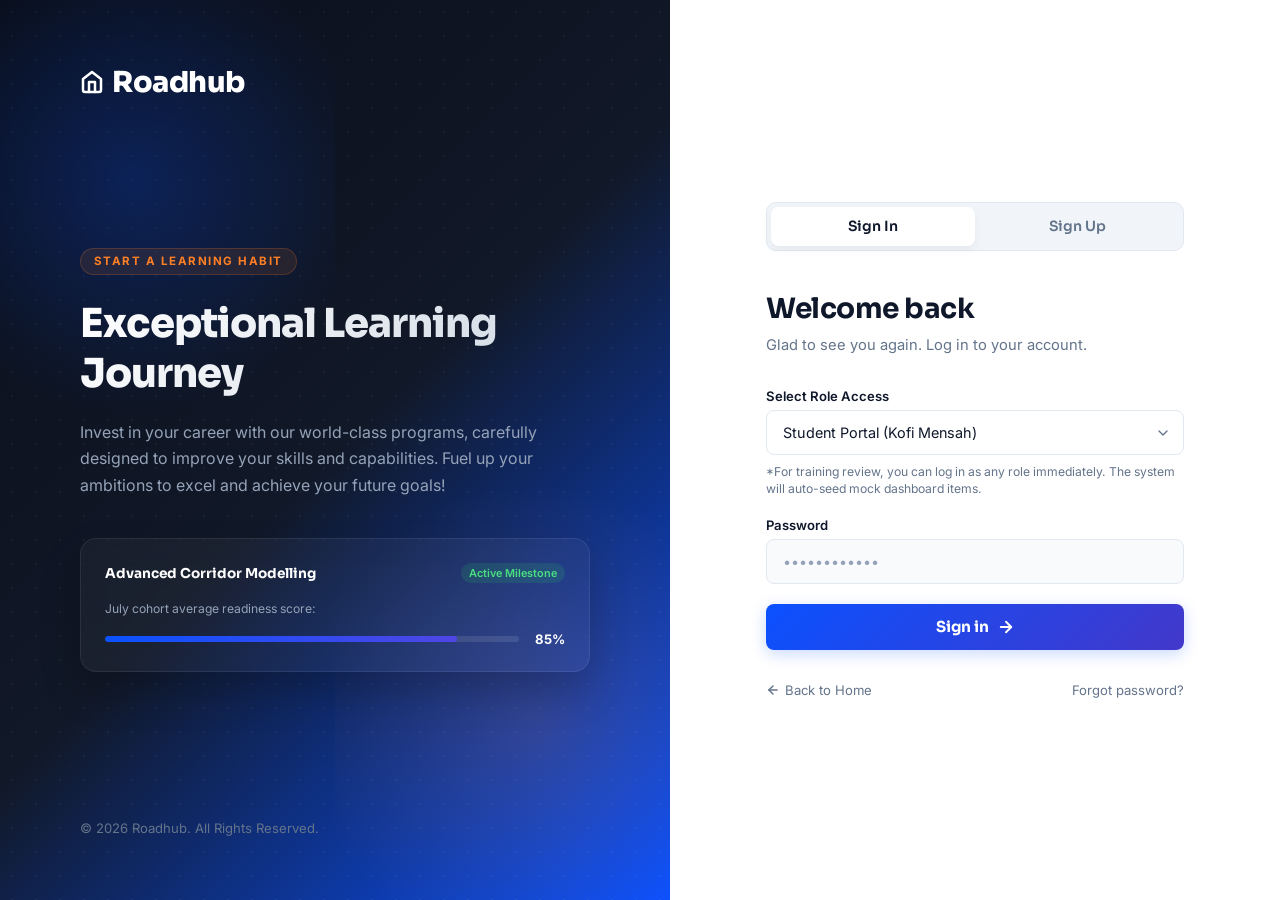
<file: app/templates/login.html>
<!DOCTYPE html>
<html lang="en">
<head>
    <meta charset="UTF-8">
    <meta name="viewport" content="width=device-width, initial-scale=1.0">
    <title>Sign In & Register — Roadhub Premium Engineering</title>
    <link rel="icon" href="https://img.icons8.com/color/48/engineering.png" />
    
    <!-- Google Fonts: Sora for headings, Inter for body text -->
    <link rel="preconnect" href="https://fonts.googleapis.com">
    <link rel="preconnect" href="https://fonts.gstatic.com" crossorigin>
    <link href="https://fonts.googleapis.com/css2?family=Inter:wght@300;400;500;600;700&family=Sora:wght@400;600;700;800&display=swap" rel="stylesheet">
    
    <style>
        :root {
            --primary: #0b51ff;
            --primary-dark: #0037d6;
            --primary-light: #edf2ff;
            --accent: #ff7f24;
            --text-heading: #0f172a;
            --text-body: #475569;
            --text-muted: #64748b;
            --border: #e2e8f0;
            --bg-card: #ffffff;
            --radius-lg: 16px;
        }

        * {
            box-sizing: border-box;
            margin: 0;
            padding: 0;
        }

        body {
            font-family: 'Inter', system-ui, -apple-system, sans-serif;
            color: var(--text-body);
            background: #ffffff;
            min-height: 100vh;
            display: grid;
            grid-template-columns: 1.1fr 1fr;
            overflow-x: hidden;
        }

        /* ── LEFT HERO PANEL ── */
        .hero-panel {
            background: linear-gradient(135deg, #090e1a 0%, #111827 50%, #0b51ff 100%);
            padding: 4rem 5rem;
            color: #ffffff;
            display: flex;
            flex-direction: column;
            justify-content: space-between;
            position: relative;
            overflow: hidden;
        }

        /* Geometric Grid background */
        .hero-panel::before {
            content: '';
            position: absolute;
            inset: 0;
            background-image: radial-gradient(rgba(255,255,255,0.06) 1px, transparent 1px);
            background-size: 24px 24px;
            opacity: 0.8;
            pointer-events: none;
            z-index: 0;
        }

        /* Glowing light blobs */
        .hero-glow-1 {
            position: absolute;
            top: -10%;
            left: -10%;
            width: 60%;
            height: 60%;
            background: radial-gradient(circle, rgba(11, 81, 255, 0.25) 0%, transparent 70%);
            z-index: 0;
            pointer-events: none;
        }
        .hero-glow-2 {
            position: absolute;
            bottom: -10%;
            right: -10%;
            width: 60%;
            height: 60%;
            background: radial-gradient(circle, rgba(255, 127, 36, 0.15) 0%, transparent 70%);
            z-index: 0;
            pointer-events: none;
        }

        .hero-header {
            position: relative;
            z-index: 2;
        }
        .brand-logo {
            text-decoration: none;
            font-family: 'Sora', sans-serif;
            font-size: 1.8rem;
            font-weight: 800;
            letter-spacing: -0.5px;
            display: inline-flex;
            align-items: center;
            gap: 0.5rem;
            color: #ffffff;
        }

        .hero-center {
            position: relative;
            z-index: 2;
            margin: 4rem 0;
            max-width: 520px;
        }
        .hero-tag {
            display: inline-block;
            font-size: 0.72rem;
            font-weight: 700;
            text-transform: uppercase;
            letter-spacing: 1.5px;
            color: var(--accent);
            background: rgba(255, 127, 36, 0.1);
            padding: 0.35rem 0.8rem;
            border-radius: 20px;
            margin-bottom: 1.5rem;
            border: 1px solid rgba(255, 127, 36, 0.2);
        }
        .hero-center h1 {
            font-family: 'Sora', sans-serif;
            font-size: 2.5rem;
            font-weight: 800;
            line-height: 1.25;
            letter-spacing: -1px;
            margin-bottom: 1.25rem;
            background: linear-gradient(135deg, #ffffff 0%, #cbd5e1 100%);
            -webkit-background-clip: text;
            -webkit-text-fill-color: transparent;
        }
        .hero-center p {
            font-size: 1rem;
            line-height: 1.65;
            color: #94a3b8;
        }

        /* Floating Dashboard Preview widget */
        .preview-widget {
            background: rgba(255, 255, 255, 0.04);
            border: 1px solid rgba(255, 255, 255, 0.08);
            backdrop-filter: blur(12px);
            -webkit-backdrop-filter: blur(12px);
            border-radius: var(--radius-lg);
            padding: 1.5rem;
            margin-top: 2.5rem;
            box-shadow: 0 20px 40px rgba(0, 0, 0, 0.2);
            position: relative;
            z-index: 2;
            animation: widgetFloat 4s ease-in-out infinite alternate;
        }
        @keyframes widgetFloat {
            0% { transform: translateY(0); }
            100% { transform: translateY(-8px); }
        }
        .preview-widget-header {
            display: flex;
            align-items: center;
            justify-content: space-between;
            margin-bottom: 1rem;
        }
        .preview-widget-title {
            font-size: 0.85rem;
            font-weight: 700;
            color: #ffffff;
            font-family: 'Sora', sans-serif;
        }
        .preview-widget-badge {
            font-size: 0.68rem;
            font-weight: 600;
            background: rgba(34, 197, 94, 0.15);
            color: #4ade80;
            padding: 0.2rem 0.5rem;
            border-radius: 12px;
        }
        .preview-progress-row {
            display: flex;
            align-items: center;
            gap: 1rem;
            margin-top: 0.75rem;
        }
        .preview-progress-bar {
            flex: 1;
            height: 6px;
            background: rgba(255, 255, 255, 0.1);
            border-radius: 3px;
            overflow: hidden;
        }
        .preview-progress-fill {
            height: 100%;
            background: linear-gradient(90deg, var(--primary) 0%, #4f46e5 100%);
            border-radius: 3px;
        }
        .preview-percent {
            font-size: 0.82rem;
            font-weight: 700;
            color: #ffffff;
        }

        .hero-footer {
            position: relative;
            z-index: 2;
            font-size: 0.82rem;
            color: #64748b;
        }

        /* ── RIGHT AUTH PANEL ── */
        .auth-panel {
            padding: 5rem 6rem;
            display: flex;
            flex-direction: column;
            justify-content: center;
            background: #ffffff;
            position: relative;
        }

        .auth-form-container {
            width: 100%;
            max-width: 420px;
            margin: 0 auto;
        }

        /* Toggle tabs */
        .auth-tabs {
            display: flex;
            background: #f1f5f9;
            padding: 4px;
            border-radius: 10px;
            margin-bottom: 2.5rem;
            border: 1px solid #e2e8f0;
        }
        .auth-tab-btn {
            flex: 1;
            padding: 0.65rem 0;
            font-family: 'Sora', sans-serif;
            font-size: 0.88rem;
            font-weight: 600;
            border: none;
            background: transparent;
            color: var(--text-muted);
            border-radius: 8px;
            cursor: pointer;
            transition: all 0.2s ease;
        }
        .auth-tab-btn.active {
            background: #ffffff;
            color: var(--text-heading);
            box-shadow: 0 4px 10px rgba(15, 23, 42, 0.05);
        }

        .auth-welcome {
            margin-bottom: 2rem;
        }
        .auth-welcome h2 {
            font-family: 'Sora', sans-serif;
            font-size: 1.75rem;
            color: var(--text-heading);
            font-weight: 700;
            letter-spacing: -0.5px;
            margin-bottom: 0.5rem;
        }
        .auth-welcome p {
            color: var(--text-muted);
            font-size: 0.92rem;
            line-height: 1.5;
        }

        /* Forms box */
        .form-pane {
            display: none;
        }
        .form-pane.active {
            display: block;
            animation: paneFadeIn 0.35s ease forwards;
        }
        @keyframes paneFadeIn {
            from { opacity: 0; transform: translateY(6px); }
            to { opacity: 1; transform: translateY(0); }
        }

        .form-group {
            margin-bottom: 1.25rem;
        }
        .form-label {
            display: block;
            font-size: 0.82rem;
            font-weight: 600;
            color: var(--text-heading);
            margin-bottom: 0.4rem;
        }
        .form-input {
            width: 100%;
            padding: 0.8rem 1rem;
            background: #ffffff;
            border: 1px solid var(--border);
            border-radius: 8px;
            font-family: 'Inter', sans-serif;
            font-size: 0.9rem;
            color: var(--text-heading);
            transition: border-color 0.2s ease, box-shadow 0.2s ease;
            outline: none;
        }
        .form-input:focus {
            border-color: var(--primary);
            box-shadow: 0 0 0 3px rgba(11, 81, 255, 0.1);
        }
        
        select.form-input {
            appearance: none;
            -webkit-appearance: none;
            background-image: url("data:image/svg+xml,%3csvg xmlns='http://www.w3.org/2000/svg' viewBox='0 0 24 24' fill='none' stroke='%2364748b' stroke-width='2' stroke-linecap='round' stroke-linejoin='round'%3e%3cpolyline points='6 9 12 15 18 9'%3e%3c/polyline%3e%3c/svg%3e");
            background-repeat: no-repeat;
            background-position: right 0.75rem center;
            background-size: 16px;
            padding-right: 2.5rem;
        }

        .form-hint {
            display: block;
            color: var(--text-muted);
            font-size: 0.76rem;
            margin-top: 0.5rem;
            line-height: 1.4;
        }

        .input-row {
            display: grid;
            grid-template-columns: 1fr 1fr;
            gap: 1rem;
        }

        .btn-submit {
            width: 100%;
            padding: 0.85rem;
            font-family: 'Sora', sans-serif;
            font-size: 0.95rem;
            font-weight: 700;
            color: #ffffff;
            background: linear-gradient(135deg, var(--primary) 0%, #4338ca 100%);
            border: none;
            border-radius: 8px;
            cursor: pointer;
            transition: all 0.25s ease;
            box-shadow: 0 4px 15px rgba(11, 81, 255, 0.22);
            margin-top: 1rem;
            display: flex;
            align-items: center;
            justify-content: center;
            gap: 0.5rem;
        }
        .btn-submit:hover {
            transform: translateY(-1px);
            box-shadow: 0 6px 20px rgba(11, 81, 255, 0.3);
        }

        /* Register flow success indicator */
        .register-success-pane {
            display: none;
            text-align: center;
            padding: 2rem 0;
            animation: paneFadeIn 0.35s ease forwards;
        }
        .success-circle {
            width: 64px;
            height: 64px;
            background: rgba(34, 197, 94, 0.1);
            color: #22c55e;
            border-radius: 50%;
            display: flex;
            align-items: center;
            justify-content: center;
            margin: 0 auto 1.5rem;
            font-size: 2rem;
            border: 2px solid #22c55e;
        }

        /* Back links */
        .back-links {
            display: flex;
            align-items: center;
            justify-content: space-between;
            margin-top: 2rem;
            font-size: 0.82rem;
        }
        .back-link-item {
            color: var(--text-muted);
            text-decoration: none;
            display: inline-flex;
            align-items: center;
            gap: 0.3rem;
            transition: color 0.2s;
        }
        .back-link-item:hover {
            color: var(--primary);
        }

        /* Mobile specific logo header */
        .mobile-brand {
            display: none;
            margin-bottom: 2.5rem;
            text-align: center;
        }

        /* Responsive */
        @media (max-width: 992px) {
            body {
                grid-template-columns: 1fr;
            }
            .hero-panel {
                display: none;
            }
            .auth-panel {
                padding: 4rem 2rem;
            }
            .mobile-brand {
                display: block;
            }
        }
    </style>
</head>
<body>

    <!-- ── LEFT HERO PANEL ── -->
    <div class="hero-panel">
        <div class="hero-glow-1"></div>
        <div class="hero-glow-2"></div>
        
        <div class="hero-header">
            <a href="/" class="brand-logo">
                <svg width="24" height="24" viewBox="0 0 24 24" fill="none" stroke="currentColor" stroke-width="2.5" stroke-linecap="round" stroke-linejoin="round"><path d="M3 9l9-7 9 7v11a2 2 0 0 1-2 2H5a2 2 0 0 1-2-2z"/><polyline points="9 22 9 12 15 12 15 22"/></svg>
                <span>Roadhub</span>
            </a>
        </div>

        <div class="hero-center">
            <span class="hero-tag">START A LEARNING HABIT</span>
            <h1>Exceptional Learning Journey</h1>
            <p>Invest in your career with our world-class programs, carefully designed to improve your skills and capabilities. Fuel up your ambitions to excel and achieve your future goals!</p>
            
            <!-- Float widget -->
            <div class="preview-widget">
                <div class="preview-widget-header">
                    <span class="preview-widget-title">Advanced Corridor Modelling</span>
                    <span class="preview-widget-badge">Active Milestone</span>
                </div>
                <p style="font-size: 0.76rem; color: #94a3b8;">July cohort average readiness score:</p>
                <div class="preview-progress-row">
                    <div class="preview-progress-bar">
                        <div class="preview-progress-fill" style="width: 85%;"></div>
                    </div>
                    <span class="preview-percent">85%</span>
                </div>
            </div>
        </div>

        <div class="hero-footer">
            <p>&copy; 2026 Roadhub. All Rights Reserved.</p>
        </div>
    </div>

    <!-- ── RIGHT AUTH PANEL ── -->
    <div class="auth-panel">
        <div class="auth-form-container">
            
            <!-- Mobile Brand Logo -->
            <div class="mobile-brand">
                <a href="/" class="brand-logo" style="color: var(--text-heading);">
                    <svg width="24" height="24" viewBox="0 0 24 24" fill="none" stroke="currentColor" stroke-width="2.5" stroke-linecap="round" stroke-linejoin="round" style="color: var(--primary);"><path d="M3 9l9-7 9 7v11a2 2 0 0 1-2 2H5a2 2 0 0 1-2-2z"/><polyline points="9 22 9 12 15 12 15 22"/></svg>
                    <span><span style="color: var(--primary);">Road</span><span style="color: var(--accent);">hub</span></span>
                </a>
            </div>

            <!-- Tab switch selector -->
            <div class="auth-tabs">
                <button class="auth-tab-btn active" id="tab-login-btn">Sign In</button>
                <button class="auth-tab-btn" id="tab-register-btn">Sign Up</button>
            </div>

            <!-- Sign In Pane -->
            <div class="form-pane active" id="login-pane">
                <div class="auth-welcome">
                    <h2>Welcome back</h2>
                    <p>Glad to see you again. Log in to your account.</p>
                </div>
                
                <form action="{{ url_for('main.login') }}" method="POST" id="login-form-element">
                    <div class="form-group">
                        <label for="role" class="form-label">Select Role Access</label>
                        <select id="role" name="role" class="form-input">
                            <option value="student">Student Portal (Kofi Mensah)</option>
                            <option value="instructor">Instructor Portal (Amadi Okonkwo)</option>
                            <option value="admin">Admin System Console (Elena Toure)</option>
                        </select>
                        <small class="form-hint">
                            *For training review, you can log in as any role immediately. The system will auto-seed mock dashboard items.
                        </small>
                    </div>
                    
                    <div class="form-group">
                        <label class="form-label">Password</label>
                        <input type="password" value="••••••••••••" class="form-input" style="background:#f8fafc; color:#94a3b8; cursor:not-allowed;" disabled />
                    </div>
                    
                    <button type="submit" class="btn-submit">
                        Sign in
                        <svg width="18" height="18" viewBox="0 0 24 24" fill="none" stroke="currentColor" stroke-width="2.5" stroke-linecap="round" stroke-linejoin="round"><line x1="5" y1="12" x2="19" y2="12"/><polyline points="12 5 19 12 12 19"/></svg>
                    </button>
                </form>
            </div>

            <!-- Sign Up Pane -->
            <div class="form-pane" id="register-pane">
                <div class="auth-welcome">
                    <h2>Create a new account</h2>
                    <p>Create a free account to discover your personalized learning path.</p>
                </div>
                
                <form id="signup-form-element">
                    <div class="input-row">
                        <div class="form-group">
                            <label class="form-label">First Name</label>
                            <input type="text" class="form-input" id="reg-firstname" placeholder="Kofi" required />
                        </div>
                        <div class="form-group">
                            <label class="form-label">Last Name</label>
                            <input type="text" class="form-input" id="reg-lastname" placeholder="Mensah" required />
                        </div>
                    </div>
                    
                    <div class="form-group">
                        <label class="form-label">Email Address</label>
                        <input type="email" class="form-input" id="reg-email" placeholder="kofi@mensah.com" required />
                    </div>

                    <div class="form-group">
                        <label for="reg-role" class="form-label">Select Profile Track</label>
                        <select id="reg-role" class="form-input">
                            <option value="student">Student Portal Track</option>
                            <option value="instructor">Instructor Portal Track</option>
                            <option value="admin">Admin System Track</option>
                        </select>
                    </div>

                    <div class="form-group">
                        <label class="form-label">Password</label>
                        <input type="password" placeholder="••••••••" class="form-input" required />
                    </div>
                    
                    <button type="submit" class="btn-submit">
                        Sign Up
                        <svg width="18" height="18" viewBox="0 0 24 24" fill="none" stroke="currentColor" stroke-width="2.5" stroke-linecap="round" stroke-linejoin="round"><line x1="5" y1="12" x2="19" y2="12"/><polyline points="12 5 19 12 12 19"/></svg>
                    </button>
                </form>
            </div>

            <!-- Sign Up Success Pane -->
            <div class="register-success-pane" id="success-pane">
                <div class="success-circle">✓</div>
                <h3 style="font-family: 'Sora', sans-serif; font-size: 1.35rem; color: var(--text-heading); margin-bottom: 0.5rem;">Account Registered!</h3>
                <p style="color: var(--text-muted); font-size: 0.9rem; margin-bottom: 1.5rem;">Your Roadhub profile has been created successfully. Logging you in now...</p>
                <div style="width: 28px; height: 28px; border: 3px solid var(--primary-light); border-top-color: var(--primary); border-radius: 50%; animation: spin 1s infinite linear; margin: 0 auto;"></div>
                <style>@keyframes spin { to { transform: rotate(360deg); } }</style>
            </div>

            <!-- Back links -->
            <div class="back-links">
                <a href="/" class="back-link-item">
                    <svg width="14" height="14" viewBox="0 0 24 24" fill="none" stroke="currentColor" stroke-width="2.5" stroke-linecap="round" stroke-linejoin="round"><line x1="19" y1="12" x2="5" y2="12"/><polyline points="12 19 5 12 12 5"/></svg>
                    Back to Home
                </a>
                <a href="#" class="back-link-item">Forgot password?</a>
            </div>

        </div>
    </div>

    <!-- JS for dynamic tabs and mock signup flow -->
    <script>
        const tabLoginBtn = document.getElementById('tab-login-btn');
        const tabRegisterBtn = document.getElementById('tab-register-btn');
        const loginPane = document.getElementById('login-pane');
        const registerPane = document.getElementById('register-pane');
        const successPane = document.getElementById('success-pane');
        
        const loginForm = document.getElementById('login-form-element');
        const signupForm = document.getElementById('signup-form-element');
        const mainLoginFormRole = document.getElementById('role');

        // Toggle Tabs
        tabLoginBtn.addEventListener('click', () => {
            tabLoginBtn.classList.add('active');
            tabRegisterBtn.classList.remove('active');
            loginPane.classList.add('active');
            registerPane.classList.remove('active');
            successPane.style.display = 'none';
        });

        tabRegisterBtn.addEventListener('click', () => {
            tabRegisterBtn.classList.add('active');
            tabLoginBtn.classList.remove('active');
            registerPane.classList.add('active');
            loginPane.classList.remove('active');
            successPane.style.display = 'none';
        });

        // Signup form intercept to mock a beautiful SaaS registration workflow
        signupForm.addEventListener('submit', (e) => {
            e.preventDefault();
            
            // Hide signup form, show success loaders
            registerPane.classList.remove('active');
            successPane.style.display = 'block';
            
            // Auto submit standard login form using chosen role after a 1.5 second delayed seed
            const chosenRole = document.getElementById('reg-role').value;
            setTimeout(() => {
                mainLoginFormRole.value = chosenRole;
                loginForm.submit();
            }, 1800);
        });
    </script>

</body>
</html>
</file>
